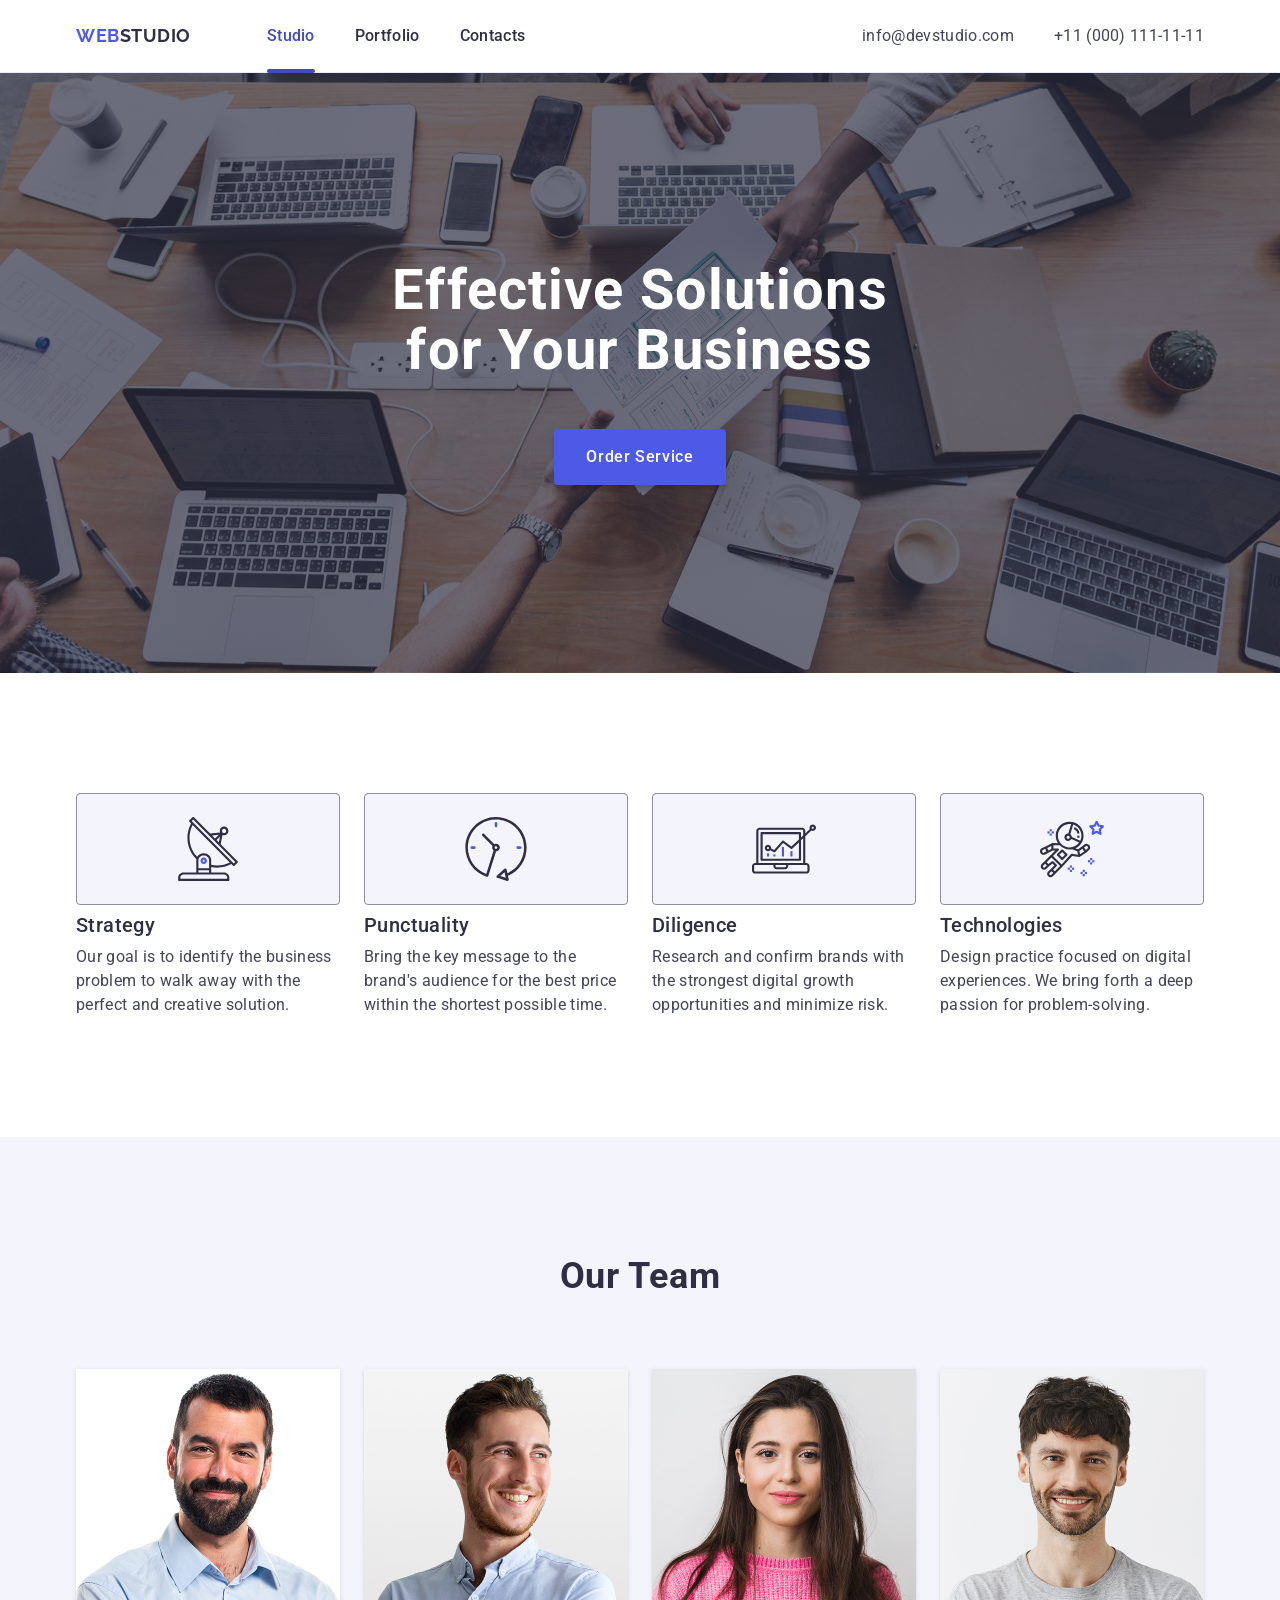
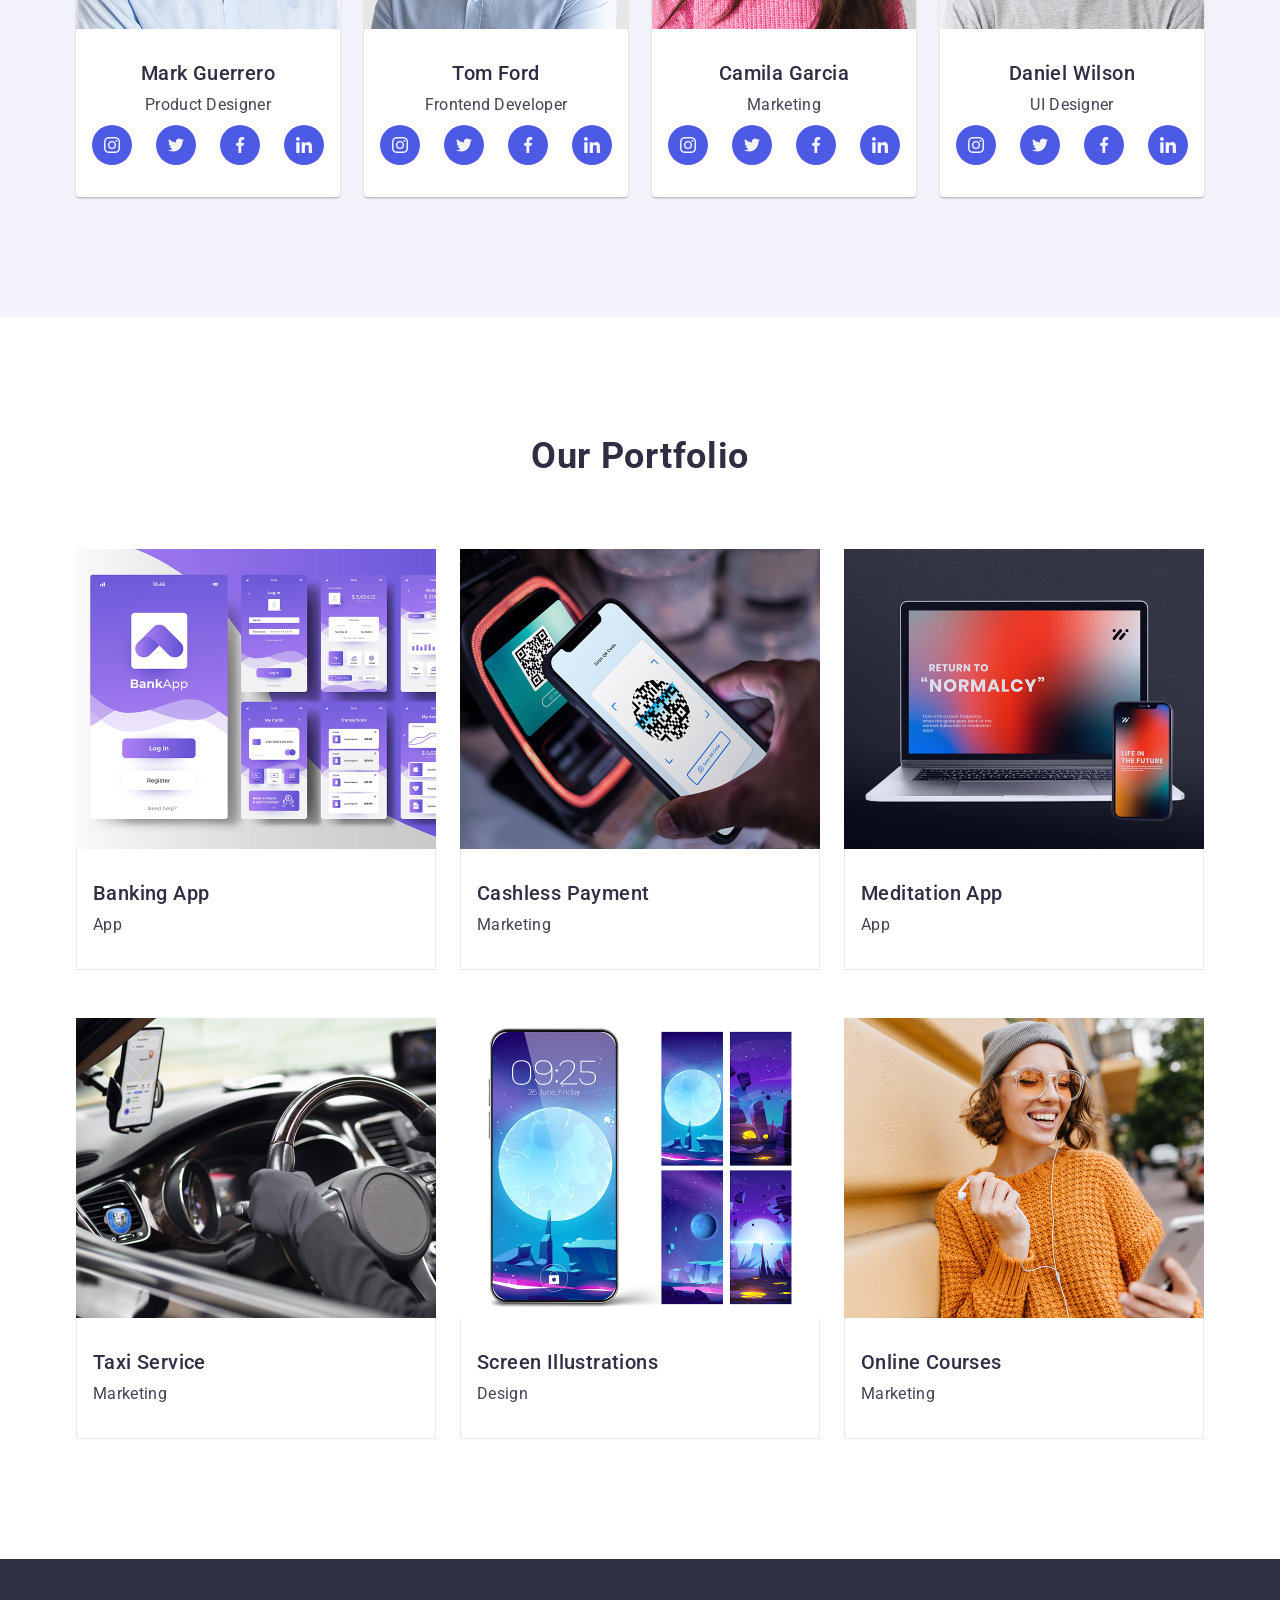
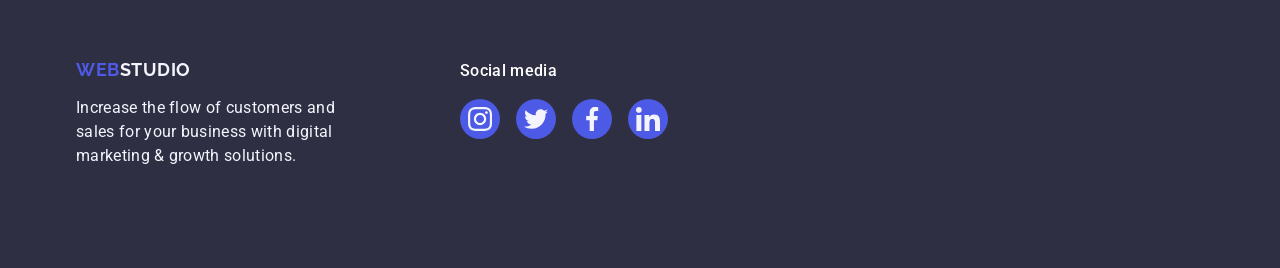
<file: index.html>
<!DOCTYPE html>
<html lang="en">
<head>
    <meta charset="UTF-8">
    <meta name="viewport" content="width=device-width, initial-scale=1.0">
    <title>Document</title>
    <link rel="preconnect" href="https://fonts.googleapis.com">
    <link rel="preconnect" href="https://fonts.gstatic.com" crossorigin>
    <link href="https://fonts.googleapis.com/css2?family=Raleway:wght@700&family=Roboto:ital,wght@0,100..900;1,100..900&display=swap" rel="stylesheet">
    <link rel="stylesheet" href="https://cdnjs.cloudflare.com/ajax/libs/modern-normalize/3.0.1/modern-normalize.min.css"
        integrity="sha512-q6WgHqiHlKyOqslT/lgBgodhd03Wp4BEqKeW6nNtlOY4quzyG3VoQKFrieaCeSnuVseNKRGpGeDU3qPmabCANg=="
        crossorigin="anonymous" referrerpolicy="no-referrer" />
    <link rel="stylesheet" href="./css/styles.css">
   
</head>

<body>
    <header class="header">
        <div class="header-wrapper container">
            <a class="logo" href="./index.html"><span class="logo-link">Web</span>Studio</a>
            <nav class="header-nav">
                <ul class="header-nav-list">
                    <li class="header-nav-item"><a class="nav-link current-link" href="./index.html">Studio</a></li>
                    <li class="header-nav-item"><a class="nav-link " href="">Portfolio</a></li>
                    <li class="header-nav-item"><a class="nav-link" href="">Contacts</a></li>
                </ul>
            </nav>
            <address class="address">
                <ul class="header-address-list">
                    <li class="header-address-item"><a class="address-link" href="mailto:info@devstudio.com">info@devstudio.com</a></li>
                    <li class="header-address-item"><a class="address-link" href="tel:+110001111111">+11 (000) 111-11-11</a></li>
                </ul>
            </address>
        </div>
    </header>

    <main>
        <section class="hero">
            <div class="hero-wrapper container">
            <h1 class="hero-title">Effective Solutions for Your Business</h1>
            <button class="hero-button" type="button">Order Service</button>
            </div>
        </section>

        <section class="section features">
        <div class="container">
            <h2 class="features-title visually-hidden">Our Features</h2>
            <ul class="features-list">
                <li class="features-item">
                    <div class="wrapper-features-icon">
                      <svg class="features-icon" width="64" height="64">
                        <use href="./images/icons.svg#icon-antenna" ></use>
                      </svg>
                    </div>
                    <h3 class="features-item-heading">Strategy</h3>
                    <p class="features-item-paragraph">Our goal is to identify the business problem to walk away with the perfect and creative solution.</p>
                </li>
                <li class="features-item">
                     <div class="wrapper-features-icon">
                        <svg class="features-icon" width="64" height="64">
                          <use href="./images/icons.svg#icon-clock"></use>
                        </svg>
                     </div>
                    <h3 class="features-item-heading">Punctuality</h3>
                    <p class="features-item-paragraph">Bring the key message to the brand's audience for the best price within the shortest possible time.</p>
                </li>
                <li class="features-item">
                    <div class="wrapper-features-icon">
                      <svg class="features-icon" width="64" height="64">
                        <use href="./images/icons.svg#icon-diagram" ></use>
                      </svg>
                    </div>
                    <h3 class="features-item-heading">Diligence</h3>
                    <p class="features-item-paragraph">Research and confirm brands with the strongest digital growth opportunities and minimize risk.</p>
                </li>
                <li class="features-item">
                    <div class="wrapper-features-icon">
                      <svg class="features-icon" width="64" height="64">
                        <use href="./images/icons.svg#icon-astronaut" ></use>
                      </svg>
                    </div>
                    <h3 class="features-item-heading">Technologies</h3>
                    <p class="features-item-paragraph">Design practice focused on digital experiences. We bring forth a deep passion for problem-solving.</p>
                </li>
            </ul>
        </div>
        </section>

        <section class="section team">
        <div class="container">
            <h2 class="team-title">Our Team</h2>
            <ul class="team-list">
                <li class="team-item">
                    <img class="team-photo" src="./images/guerrero.jpg" width="264" height="260" alt="Mark Guerrero"/>
                    <div class="team-cart">
                        <h3 class="team-heading">Mark Guerrero</h3>
                        <p class="team-paragraph">Product Designer</p>
                        <ul class="team-icon-list">
                            <li class="team-icon-item">
                                <a class="team-link" href="">
                                    <svg class="team-icon" width="16" height="16">
                                        <use href="./images/icons.svg#icon-instagram">
                                        </use>
                                    </svg>
                                </a>
                            </li>
                            <li class="team-icon-item">
                                <a class="team-link" href="">
                                    <svg class="team-icon" width="16" height="16">
                                        <use href="./images/icons.svg#icon-twitter">
                                        </use>
                                    </svg>
                                </a>
                            </li>
                            <li class="team-icon-item">
                                <a class="team-link" href="">
                                    <svg class="team-icon" width="16" height="16">
                                        <use href="./images/icons.svg#icon-facebook">
                                        </use>
                                    </svg>
                                </a>
                            </li>
                            <li class="team-icon-item">
                                <a class="team-link" href="">
                                    <svg class="team-icon" width="16" height="16">
                                        <use href="./images/icons.svg#icon-linkedin">
                                        </use>
                                    </svg>
                                </a>
                            </li>
                        </ul>
                    </div>
                </li>
                <li class="team-item">
                    <img class="team-photo" src="./images/ford.jpg" width="264" height="260" alt="Tom Ford" />
                    <div class="team-cart">
                        <h3 class="team-heading">Tom Ford</h3>
                        <p class="team-paragraph">Frontend Developer</p>
                        <ul class="team-icon-list">
                            <li class="team-icon-item">
                                <a class="team-link" href="">
                                    <svg class="team-icon" width="16" height="16">
                                        <use href="./images/icons.svg#icon-instagram">
                                        </use>
                                    </svg>
                                </a>
                            </li>
                            <li class="team-icon-item">
                                <a class="team-link" href="">
                                    <svg class="team-icon" width="16" height="16">
                                        <use href="./images/icons.svg#icon-twitter">
                                        </use>
                                    </svg>
                                </a>
                            </li>
                            <li class="team-icon-item">
                                <a class="team-link" href="">
                                    <svg class="team-icon" width="16" height="16">
                                        <use href="./images/icons.svg#icon-facebook">
                                        </use>
                                    </svg>
                                </a>
                            </li>
                            <li class="team-icon-item">
                                <a class="team-link" href="">
                                    <svg class="team-icon" width="16" height="16">
                                        <use href="./images/icons.svg#icon-linkedin">
                                        </use>
                                    </svg>
                                </a>
                            </li>
                        </ul>
                    </div>
                </li>
                <li class="team-item">
                    <img class="team-photo" src="./images/garcia.jpg" width="264" height="260" alt="Camila Garcia" />
                    <div class="team-cart">
                        <h3 class="team-heading">Camila Garcia</h3>
                        <p class="team-paragraph">Marketing</p>
                        <ul class="team-icon-list">
                            <li class="team-icon-item">
                                <a class="team-link" href="">
                                    <svg class="team-icon" width="16" height="16">
                                        <use href="./images/icons.svg#icon-instagram">
                                        </use>
                                    </svg>
                                </a>
                            </li>
                            <li class="team-icon-item">
                                <a class="team-link" href="">
                                    <svg class="team-icon" width="16" height="16">
                                        <use href="./images/icons.svg#icon-twitter">
                                        </use>
                                    </svg>
                                </a>
                            </li>
                            <li class="team-icon-item">
                                <a class="team-link" href="">
                                    <svg class="team-icon" width="16" height="16">
                                        <use href="./images/icons.svg#icon-facebook">
                                        </use>
                                    </svg>
                                </a>
                            </li>
                            <li class="team-icon-item">
                                <a class="team-link" href="">
                                    <svg class="team-icon" width="16" height="16">
                                        <use href="./images/icons.svg#icon-linkedin">
                                        </use>
                                    </svg>
                                </a>
                            </li>
                        </ul>
                    </div>
                </li>
                <li class="team-item">
                    <img class="team-photo" src="./images/wilson.jpg" width="264" height="260" alt="Daniel Wilson" />
                    <div class="team-cart">
                        <h3 class="team-heading">Daniel Wilson</h3>
                        <p class="team-paragraph">UI Designer</p>
                        <ul class="team-icon-list">
                            <li class="team-icon-item">
                                <a class="team-link" href="">
                                    <svg class="team-icon" width="16" height="16">
                                        <use href="./images/icons.svg#icon-instagram">
                                        </use>
                                    </svg>
                                </a>
                            </li>
                            <li class="team-icon-item">
                                <a class="team-link" href="">
                                    <svg class="team-icon" width="16" height="16">
                                        <use href="./images/icons.svg#icon-twitter">
                                        </use>
                                    </svg>
                                </a>
                            </li>
                            <li class="team-icon-item">
                                <a class="team-link" href="">
                                    <svg class="team-icon" width="16" height="16">
                                        <use href="./images/icons.svg#icon-facebook">
                                        </use>
                                    </svg>
                                </a>
                            </li>
                            <li class="team-icon-item">
                                <a class="team-link" href="">
                                    <svg class="team-icon" width="16" height="16">
                                        <use href="./images/icons.svg#icon-linkedin">
                                        </use>
                                    </svg>
                                </a>
                            </li>
                        </ul>
                    </div>
                </li>
            </ul>
        </div>
        </section>

        <section class="section portfolio">
        <div class="container">
            <h2 class="portfolio-title">Our Portfolio</h2>
            <ul class="portfolio-list">
                <li class="portfolio-item">
                    <div class="thumb">
                        <img class="portfolio-item-photo" src="./images/banking_app.jpg" width="360" height="300" alt="Mobile banking app UI screens in purple gradient style" />
                        <p class="card-overlay">14 Stylish and User-Friendly App Design Concepts · Task Manager App · Calorie Tracker App · Exotic Fruit Ecommerce App · Cloud Storage App</p>
                    </div>
                    <div class="portfolio-item-cart">
                    <h3 class="portfolio-item-heading">Banking App</h3>
                    <p class="portfolio-item-paragraph">App</p>
                    </div>
                </li>
                <li class="portfolio-item">
                    <div class="thumb">
                        <img class="portfolio-item-photo" src="./images/cashless_payment.jpg" width="360" height="300"
                        alt="Hand holding a smartphone scanning a QR code on a payment terminal" />
                        <p class="card-overlay">14 Stylish and User-Friendly App Design Concepts · Task Manager App · Calorie Tracker App · Exotic Fruit Ecommerce App · Cloud Storage App</p>
                    </div>
                    <div class="portfolio-item-cart">
                        <h3 class="portfolio-item-heading">Cashless Payment</h3>
                        <p class="portfolio-item-paragraph">Marketing</p>
                    </div>
                </li>
                <li class="portfolio-item">
                    <div class="thumb">
                        <img class="portfolio-item-photo" src="./images/meditation_app.jpg" width="360" height="300"
                        alt="Laptop and smartphone displaying colorful gradient screens with promotional text for a meditation app" />
                        <p class="card-overlay">14 Stylish and User-Friendly App Design Concepts · Task Manager App · Calorie Tracker App · Exotic Fruit Ecommerce App · Cloud Storage App</p>
                    </div>
                    <div class="portfolio-item-cart">
                        <h3 class="portfolio-item-heading">Meditation App</h3>
                        <p class="portfolio-item-paragraph">App</p>
                    </div>
                </li>
                <li class="portfolio-item">
                    <div class="thumb">
                        <img class="portfolio-item-photo" src="./images/taxi_service.jpg" width="360" height="300"
                        alt="Car interior with a smartphone used as a taxi meter" />
                        <p class="card-overlay">14 Stylish and User-Friendly App Design Concepts · Task Manager App · Calorie Tracker App · Exotic Fruit Ecommerce App · Cloud Storage App</p>
                    </div>
                    <div class="portfolio-item-cart">
                        <h3 class="portfolio-item-heading">Taxi Service</h3>
                        <p class="portfolio-item-paragraph">Marketing</p>
                    </div>
                </li>
                <li class="portfolio-item">
                    <div class="thumb">
                        <img class="portfolio-item-photo" src="./images/screen_illustrations.jpg" width="360" height="300"
                        alt="Smartphone displaying its wallpaper" />
                        <p class="card-overlay">14 Stylish and User-Friendly App Design Concepts · Task Manager App · Calorie Tracker App · Exotic Fruit Ecommerce App · Cloud Storage App</p>
                    </div>
                    <div class="portfolio-item-cart">
                        <h3 class="portfolio-item-heading">Screen Illustrations</h3>
                        <p class="portfolio-item-paragraph">Design</p>
                    </div>
                </li>
                <li class="portfolio-item">
                    <div class="thumb">
                        <img class="portfolio-item-photo" src="./images/online_courses.jpg" width="360" height="300" alt="Smiling woman in headphones listening to an online course" />
                        <p class="card-overlay">14 Stylish and User-Friendly App Design Concepts · Task Manager App · Calorie Tracker App · Exotic Fruit Ecommerce App · Cloud Storage App</p>
                    </div>
                    <div class="portfolio-item-cart">
                        <h3 class="portfolio-item-heading">Online Courses</h3>
                        <p class="portfolio-item-paragraph">Marketing</p>
                    </div>
                </li>
            </ul>
        </div>
        </section>
    </main>

    <footer class="footer">
        <div class="footer-wrapper container">
            <div class="footer-head-container">
            <a class="logo logo-footer" href="./index.html"><span class="logo-link">Web</span>Studio</a>
            <p class="footer-paragraph">Increase the flow of customers and sales for your business with digital marketing & growth solutions.</p>
            </div>
        <div class="footer-social">
            <p class="footer-social-paragraph">Social media</p>
            <ul class="footer-social-list">
                <li class="footer-social-item">
                    <a class="footer-social-link" href="">
                        <svg class="footer-social-icon" width="24" height="24">
                            <use href="./images/icons.svg#icon-instagram">
                            </use>
                        </svg>
                    </a>
                </li>
                <li class="footer-social-item">
                    <a class="footer-social-link" href="">
                        <svg class="footer-social-icon" width="24" height="24">
                            <use href="./images/icons.svg#icon-twitter">
                            </use>
                        </svg>
                    </a>
                </li>
                <li class="footer-social-item">
                    <a class="footer-social-link" href="">
                        <svg class="footer-social-icon" width="24" height="24">
                            <use href="./images/icons.svg#icon-facebook">
                            </use>
                        </svg>
                    </a>
                </li>
                <li class="footer-social-item">
                    <a class="footer-social-link" href="">
                        <svg class="footer-social-icon" width="24" height="24">
                            <use href="./images/icons.svg#icon-linkedin">
                            </use>
                        </svg>
                    </a>
                </li>
            </ul>
        </div>
        </div>
    </footer>
</body>
</html>
</file>
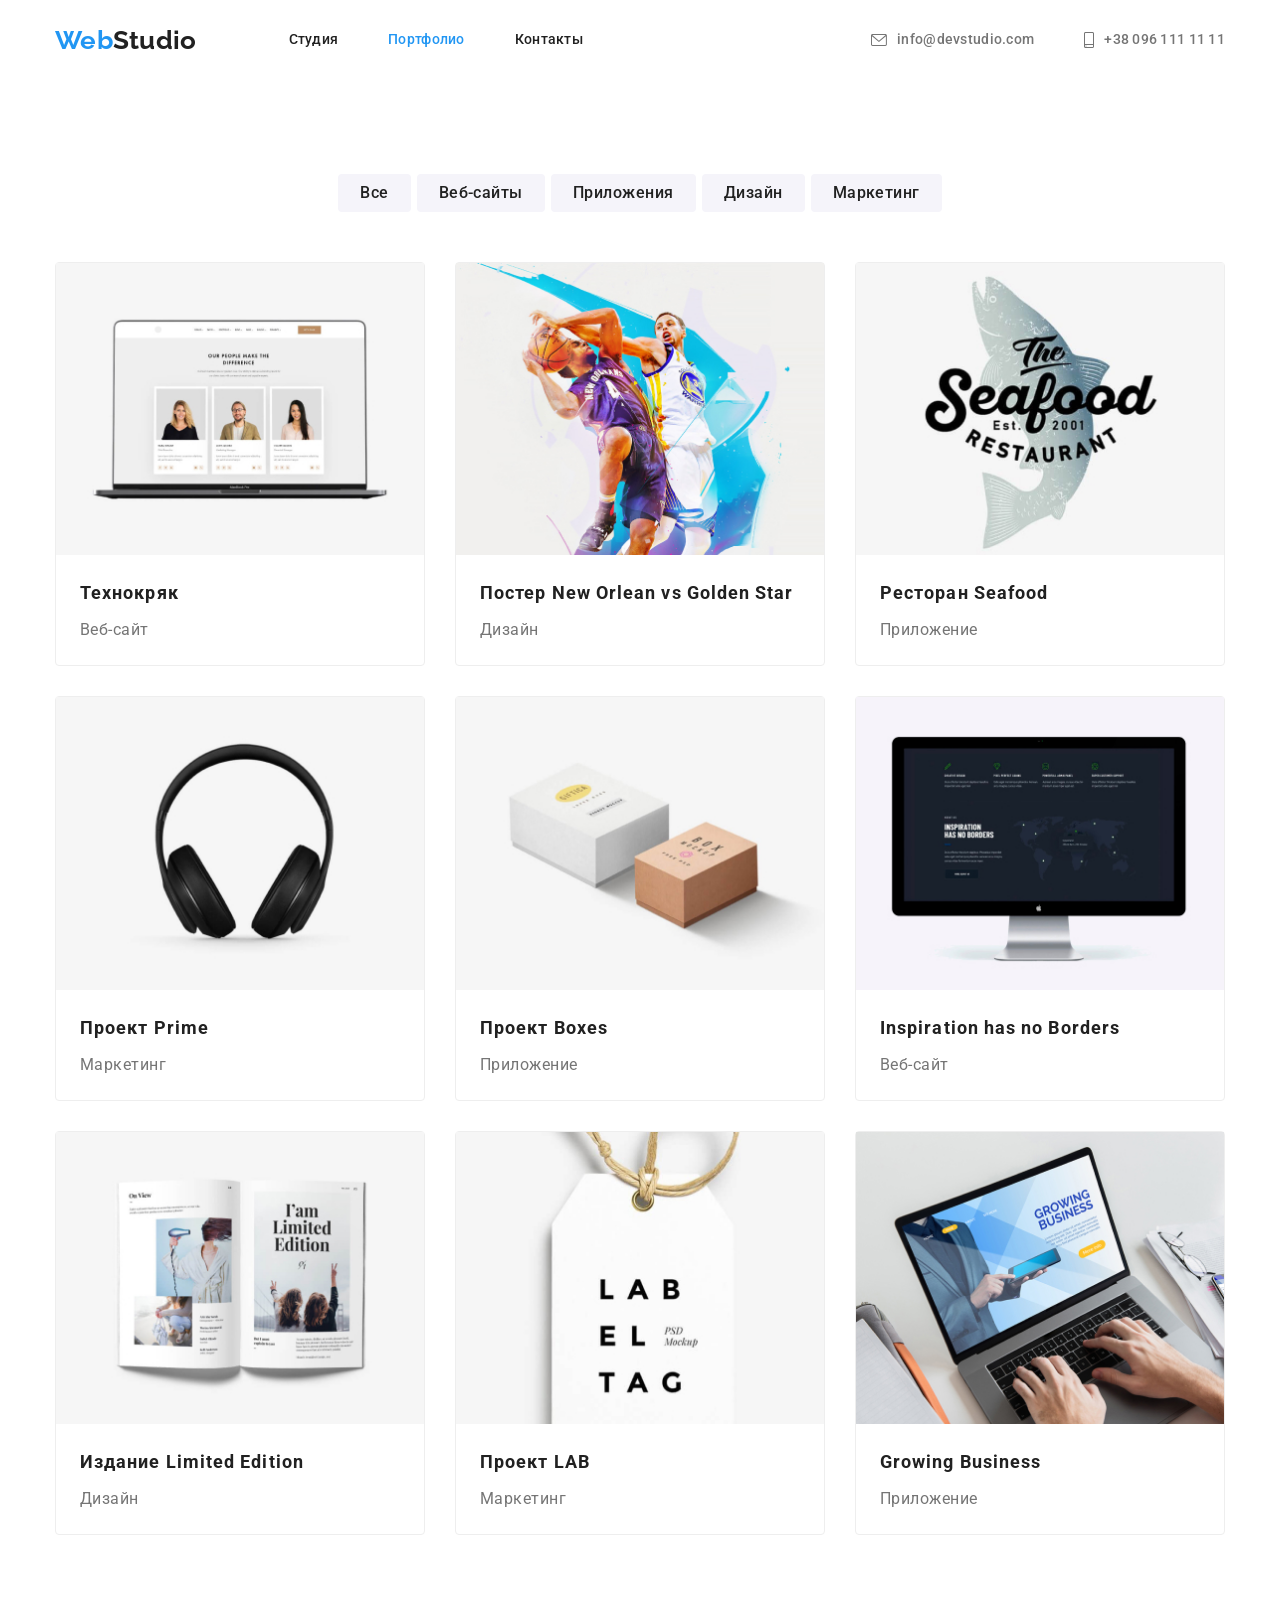
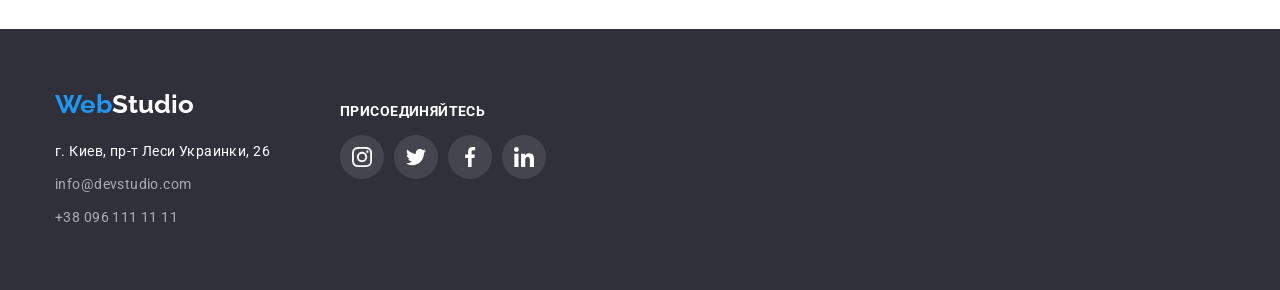
<file: portfolio.html>
<!DOCTYPE html>
<html lang="ru">
  <head>
    <meta charset="UTF-8" />
    <meta name="viewport" content="width=device-width, initial-scale=1.0" />
    <title>WebStudio</title>
    <link rel="preconnect" href="https://fonts.gstatic.com" />
    <link
      href="https://fonts.googleapis.com/css2?family=Raleway:wght@700&family=Roboto:wght@400;500;700;900&display=swap"
      rel="stylesheet"
    />
    <link
      rel="stylesheet"
      href="https://cdnjs.cloudflare.com/ajax/libs/modern-normalize/1.0.0/modern-normalize.min.css"
    />
    <link rel="stylesheet" href="./css/style.css" />
  </head>
  <body>
    <!--Шапка-->
    <header class="page-header container">
      <nav class="header-nav">
        <a class="logo" href=""><span class="logo-link">Web</span>Studio</a>
        <ul class="list-nav">
          <li class="item-nav">
            <a class="link" href="./index.html">Студия</a>
          </li>
          <li class="item-nav">
            <a class="link current" href="">Портфолио</a>
          </li>
          <li class="item-nav">
            <a class="link" href="">Контакты</a>
          </li>
        </ul>
      </nav>
      <ul class="header-list">
        <li class="header-contacts">
          <a class="contacts" href="">
            <svg class="contacts-link" width="16" height="12">
              <use href="./images/sprite.svg#icon-envelope"></use>
            </svg>
            info@devstudio.com</a
          >
        </li>
        <li class="header-contacts">
          <a class="contacts" href="">
            <svg class="contacts-link" width="10" height="16">
              <use href="./images/sprite.svg#icon-smartphone"></use>
            </svg>
            +38 096 111 11 11</a
          >
        </li>
      </ul>
    </header>

    <main>
      <section class="proekts">
        <div class="container">
          <h1 class="visually-hidden">Наши проекты</h1>
          <ul class="list-btn">
            <li class="item-btn">
              <button class="proekts-btn" type="button">Все</button>
            </li>
            <li class="item-btn">
              <button class="proekts-btn" type="button">Веб-сайты</button>
            </li>
            <li class="item-btn">
              <button class="proekts-btn" type="button">Приложения</button>
            </li>
            <li class="item-btn">
              <button class="proekts-btn" type="button">Дизайн</button>
            </li>
            <li class="item-btn">
              <button class="proekts-btn" type="button">Маркетинг</button>
            </li>
          </ul>
          <ul class="card-set">
            <li class="item">
              <a class="card" href="">
                <div class="card-thumb">
                  <img src="./images/portfolio/tecno.jpg" alt="Техноряк" />
                </div>
                <div class="card-content">
                  <h2 class="card-heading">Технокряк</h2>
                  <p class="card-text">Веб-сайт</p>
                </div>
              </a>
            </li>
            <li class="item">
              <a class="card" href="">
                <div class="card-thumb">
                  <img src="./images/portfolio/poster.jpg" alt="Постер" />
                </div>
                <div class="card-content">
                  <h2 class="card-heading">Постер New Orlean vs Golden Star</h2>
                  <p class="card-text">Дизайн</p>
                </div>
              </a>
            </li>
            <li class="item">
              <a class="card" href="">
                <div class="card-thumb">
                  <img src="./images/portfolio/seafood.jpg" alt="Ресторан" />
                </div>
                <div class="card-content">
                  <h2 class="card-heading">Ресторан Seafood</h2>
                  <p class="card-text">Приложение</p>
                </div>
              </a>
            </li>
            <li class="item">
              <a class="card" href="">
                <div class="card-thumb">
                  <img src="./images/portfolio/prime.jpg" alt="Prime" />
                </div>
                <div class="card-content">
                  <h2 class="card-heading">Проект Prime</h2>
                  <p class="card-text">Маркетинг</p>
                </div>
              </a>
            </li>
            <li class="item">
              <a class="card" href="">
                <div class="card-thumb">
                  <img src="./images/portfolio/boxes.jpg" alt="Boxes" />
                </div>
                <div class="card-content">
                  <h2 class="card-heading">Проект Boxes</h2>
                  <p class="card-text">Приложение</p>
                </div>
              </a>
            </li>
            <li class="item">
              <a class="card" href="">
                <div class="card-thumb">
                  <img
                    src="./images/portfolio/inspiration.jpg"
                    alt="Inspiration"
                  />
                </div>
                <div class="card-content">
                  <h2 class="card-heading">Inspiration has no Borders</h2>
                  <p class="card-text">Веб-сайт</p>
                </div>
              </a>
            </li>
            <li class="item">
              <a class="card" href="">
                <div class="card-thumb">
                  <img src="./images/portfolio/limited.jpg" alt="Издание" />
                </div>
                <div class="card-content">
                  <h2 class="card-heading">Издание Limited Edition</h2>
                  <p class="card-text">Дизайн</p>
                </div>
              </a>
            </li>
            <li class="item">
              <a class="card" href="">
                <div class="card-thumb">
                  <img src="./images/portfolio/lab.jpg" alt="lab" />
                </div>
                <div class="card-content">
                  <h2 class="card-heading">Проект LAB</h2>
                  <p class="card-text">Маркетинг</p>
                </div>
              </a>
            </li>
            <li class="item">
              <a class="card" href="">
                <div class="card-thumb">
                  <img
                    src="./images/portfolio/business.jpg"
                    alt="Growing Business"
                  />
                </div>
                <div class="card-content">
                  <h2 class="card-heading">Growing Business</h2>
                  <p class="card-text">Приложение</p>
                </div>
              </a>
            </li>
          </ul>
        </div>
      </section>
    </main>
    <footer class="footer">
      <div class="container footer-container">
        <!--Адресс-->
        <address class="address">
          <a class="logo logo-footer" href=""
            ><span class="logo-link">Web</span>Studio</a
          >
          <ul class="footer-list">
            <li class="footer-items">
              <a class="address-link adr" href=""
                >г. Киев, пр-т Леси Украинки, 26</a
              >
            </li>
            <li class="footer-items">
              <a class="address-link post" href="">info@devstudio.com</a>
            </li>
            <li class="footer-items">
              <a class="address-link post" href="">+38 096 111 11 11</a>
            </li>
          </ul>
        </address>
        <div class="join">
          <h3 class="features-heading join-heading">присоединяйтесь</h3>
          <ul class="social-card">
            <li class="social-tumb">
              <a class="social-link" href="">
                <svg class="social-svg" width="20" height="20">
                  <use href="./images/sprite.svg#icon-instagram"></use>
                </svg>
              </a>
            </li>
            <li class="social-tumb">
              <a class="social-link" href="">
                <svg class="social-svg" width="20" height="20">
                  <use href="./images/sprite.svg#icon-twitter"></use>
                </svg>
              </a>
            </li>
            <li class="social-tumb">
              <a class="social-link" href="">
                <svg class="social-svg" width="20" height="20">
                  <use href="./images/sprite.svg#icon-facebook"></use>
                </svg>
              </a>
            </li>
            <li class="social-tumb">
              <a class="social-link" href="">
                <svg class="social-svg" width="20" height="20">
                  <use href="./images/sprite.svg#icon-linkedin"></use>
                </svg>
              </a>
            </li>
          </ul>
        </div>
      </div>
    </footer>
  </body>
</html>
</file>
<file: css/styles.css>
/*************************** MAIN STYLES********************/
:root {
    --iris: #4d5ae5;
    --ocean: #404bbf;
    --navy-blue: #2e2f42;
    --green: #31d0aa;
    --slate: #434455;
    --light-slate: #8e8f99;
    --cornflower: #e7e9fc;
    --cloud: #f4f4fd;
    --navy-blue-modal: rgba(46, 47, 66, 0.4);
    --grey: rgba(46, 47, 66, 0.7);
    --white: #ffffff;
    --dairy: #fcfcfc;


    --font-family: "Roboto", sans-serif;
    --second-family: "Raleway", sans-serif;
}

body {
    font-family: var(--font-family);
    font-size: 16px;
    font-weight: 400;
    color: var(--slate);
    background-color: var(--white);
    line-height: 1.5;
    letter-spacing: 0.02em;
}

a {
    text-decoration: none;

}

ul {
    list-style: none;
    padding: 0;
    margin: 0;
}

h2, h3 {
    color: var(--navy-blue);
    margin: 0;
}

p {
    margin: 0;
}

img {
  display: block;
}

.container {
  max-width: 1158px ;
  padding-left: 15px;
  padding-right: 15px;
  margin: 0 auto;
}

.section {
  padding-top: 120px;
  padding-bottom: 120px;
}

.visually-hidden {
  position: absolute;
  width: 1px;
  height: 1px;
  margin: -1px;
  border: 0;
  padding: 0;
  white-space: nowrap;
  clip-path: inset(100%);
  clip: rect(0 0 0 0);
  overflow: hidden;
}

/************************* HEADER***********************/
.header {
  box-shadow: 0 1px 6px 0 rgba(46, 47, 66, 0.08), 0 1px 1px 0 rgba(46, 47, 66, 0.16), 0 2px 1px 0 rgba(46, 47, 66, 0.08);
  border-bottom: 1px solid var(--cornflower);

}

.header-wrapper {
  display: flex;
  align-items: center;
}

.logo {
  font-family: var(--second-family);
  color: var(--navy-blue);
  font-weight: 700;
  font-size: 18px;
  line-height: 1.17;
  letter-spacing: 0.03em;
  text-transform: uppercase;
  margin-right: 76px;
}

.logo-link {
  color: var(--iris);
}

.header-nav-list {
  display: flex;
  gap: 40px;
}

.header-address-list {
  display: flex;
  gap: 40px;
}

.nav-link {
  color: var(--navy-blue);
  font-weight: 500;
  letter-spacing: 0.02em;
  display: block;
  padding-top: 24px;
  padding-bottom: 24px;
  transition: color 250ms cubic-bezier(0.4, 0, 0.2, 1);
}

.nav-link:hover,
.nav-link:focus {
  color: var(--ocean);
}

.nav-link.current-link {
  position: relative;
  color: var(--ocean);
}

.nav-link.current-link::after {
  position: absolute;
  content: "";
  left: 0;
  bottom: -1px;

  width: 100%;
  height: 4px;
  border-radius: 2px;
  background-color: var(--ocean);
}

.address {
  margin-left: auto;
}

.address-link {
  color: var(--slate);
  font-style: normal;
  letter-spacing: 0.02em;
  display: block;
  padding-top: 24px;
  padding-bottom: 24px;
  transition: color 250ms cubic-bezier(0.4, 0, 0.2, 1);
  
}

.address-link:hover,
.address-link:focus {
  color: var(--ocean);
}

/************************** Section HERO*********************/
.hero {
  display: block;
  margin: 0 auto;
  max-width: 1440px;
  background-color: var(--navy-blue);
  background-image: linear-gradient(
    to bottom,
    rgba(46, 47, 66, 0.7),
    rgba(46, 47, 66, 0.7)
    ), 
    url(../images/people-office.jpg);
  background-repeat: no-repeat;
  background-position: center;
  background-size: cover;
}

.hero-wrapper{
  display: flex;
  flex-direction: column;
  align-items: center;  
  text-align: center;
  padding-top: 188px;
  padding-bottom: 188px;
}

.hero-title {
  font-size: 56px;
  line-height: 1.07;
  letter-spacing: 0.02em;
  color: var(--white);
  margin-top: 0;
  margin-bottom: 48px;
  max-width: 496px;
  
}

.hero-button {
  font-weight: 500;
  line-height: 1.5;
  letter-spacing: 0.04em;
  color: var(--white);
  background-color: var(--iris);
  padding: 16px 32px;
  cursor: pointer;
  border: none;
  border-radius: 4px;
  box-shadow: 0 4px 4px 0 rgba(0, 0, 0, 0.15);
  transition: 
    transform 250ms cubic-bezier(0.4,0,0.2,1),
    color 250ms cubic-bezier(0.4, 0, 0.2, 1),
    background-color 250ms cubic-bezier(0.4, 0, 0.2, 1);
}

.hero-button:hover,
.hero-button:focus {
  transform: translateY(-1px);
  background-color: var(--ocean);
  color: var(--white);
  box-shadow: 0 4px 4px 0 rgba(0, 0, 0, 0.15);
}

.hero-button:active {
  transform: translateY(1px);
}
/************************ Section OUR FEATURES **************/

.features-title {
  font-size: 36px;
  letter-spacing: 0.02em;
  line-height: 1.11;
  text-align: center;
}

.features-list {
  display: flex;
  gap: 24px;
}

.wrapper-features-icon {
  width: 264px;
  height: 112px;
  display: flex;
  justify-content: center;
  align-items: center;
  border: 1px solid var(--light-slate);
  border-radius: 4px;
  background: var(--cloud);
  margin-bottom: 8px;
}

.features-item-heading {
  font-size: 20px;
  letter-spacing: 0.02em;
  font-weight: 500;
  line-height: 1.2;
  margin-bottom: 8px;
}

.features-item-paragraph {
  letter-spacing: 0.02em;
}

/************************* Section OUR TEAM ****************/
.team {
  background: var(--cloud);
}


.team-title {
  text-align: center;
  font-size: 36px;
  letter-spacing: 0.02em;
  line-height: 1.11;
  margin-bottom: 72px;
}

.team-list {
  display: flex;
  flex-wrap: wrap;
  gap: 24px;
}

.team-item {
  background: var(--white);
  border-radius: 0 0 4px 4px;
  box-shadow: 0 2px 1px 0 rgba(46, 47, 66, 0.08), 0 1px 1px 0 rgba(46, 47, 66, 0.16), 0 1px 6px 0 rgba(46, 47, 66, 0.08);
}

.team-cart {
  padding: 32px 16px;
}

.team-heading {
  font-size: 20px;
  letter-spacing: 0.02em;
  font-weight: 500;
  line-height: 1.2;
  text-align: center;
  margin-bottom: 8px;
}

.team-paragraph {
  letter-spacing: 0.02em;
  text-align: center;
  margin-bottom: 8px;
}

.team-icon-list {
  display: flex;
  gap: 24px;
}

.team-icon-item {
  width: 40px;
  height: 40px;
}

.team-link {
  width: 100%;
  height: 100%;

  display: flex;
  align-items: center;
  justify-content: center;

  background-color: var(--iris);
  border-radius: 50%;

  transition: background-color 250ms cubic-bezier(0.4, 0, 0.2, 1);
}

.team-link:hover,
.team-link:focus {
  background-color: var(--ocean);
}

.team-icon {
  fill: var(--cloud);
}



/************************ Section OUR PORTFOLIO *************/

.portfolio-title{
  font-size: 36px;
  letter-spacing: 0.02em;
  line-height: 1.11;
  text-align: center;
  margin-bottom: 72px;
}

.portfolio-list {
  display: flex;
  flex-wrap: wrap;
  gap: 48px 24px;
}

.portfolio-item {
  width: calc((100% - 48px) / 3);
  cursor: pointer;
  transition: 
    box-shadow 250ms cubic-bezier(0.4, 0, 0.2, 1),
    transform 250ms cubic-bezier(0.4, 0, 0.2, 1);
}

.portfolio-item:hover .card-overlay,
.portfolio-item:focus .card-overlay {
  transform: translateY(0);
}

.portfolio-item:hover,
.portfolio-item:focus {
  box-shadow: 0 2px 1px 0 rgba(46, 47, 66, 0.08), 0 1px 1px 0 rgba(46, 47, 66, 0.16), 0 1px 6px 0 rgba(46, 47, 66, 0.08);

}

.thumb {
  position: relative;
  overflow: hidden;
}

.card-overlay {
  position: absolute;
  inset: 0;

  padding: 40px 32px;
  color: var(--cloud);
  background-color: var(--iris);
  transition: transform 250ms cubic-bezier(0.4, 0, 0.2, 1);
  transform: translateY(100%);
}

.portfolio-item-cart {
  padding: 32px 16px;
  border-bottom: 1px solid var(--cornflower);
  border-left: 1px solid var(--cornflower);
  border-right: 1px solid var(--cornflower);
}

.portfolio-item-heading {
  font-size: 20px;
  letter-spacing: 0.02em;
  font-weight: 500;
  line-height: 1.2;
  margin-bottom: 8px;
}

.portfolio-item-paragraph {
  letter-spacing: 0.02em;
}

/*************************** FOOTER **********************/
.footer {
  background-color: var(--navy-blue);
  padding: 100px 0;
}
.footer-wrapper {
  display: flex;
  align-items: baseline;
  gap: 120px;
}

.logo-footer {
  display: inline-block;
  color: var(--cloud);
  margin-bottom: 16px;
}

.footer-paragraph {
  letter-spacing: 0.02em;
  color: var(--cloud);
  max-width: 264px;
}

.footer-social-paragraph {
font-weight: 500;
color: var(--white);
margin-bottom: 16px;
}

.footer-social-list {
  display: flex;
  flex-wrap: wrap;
  gap: 16px;
}

.footer-social-item {
  width: 40px;
  height: 40px;
}

.footer-social-link:hover,
.footer-social-link:focus{
  background-color: var(--green);;
}

.footer-social-link {
  width: 100%;
  height: 100%;
  display: flex;
  align-items: center;
  justify-content: center;
  background-color: var(--iris);
  border-radius: 50%;
  transition: background-color 250ms cubic-bezier(0.4, 0, 0.2, 1);
}

.footer-social-icon {
  fill: var(--cloud);
}
</file>
<file: css/style.css>
/* --- Основа для всех страниц --- */

:root {
  --text-blue: #2196f3;
  --text-hero-white: #ffffff;
  --text-white-footer: rgba(255, 255, 255, 0.6);
  --text-black: #212121;
  --text-grey: #757575;
  --background-hero: #c4c4c4;
  --background-btn: #f5f4fa;
  --border-proekts: #eeeeee;
  --background-footer: #2f303a;
  --background-family: #f5f4fa;
  --border-clients: #afb1b8;
  --social-footer: rgba(255, 255, 255, 0.1);
}

.visually-hidden {
  position: absolute;
  width: 1px;
  height: 1px;
  margin: -1px;
  border: 0;
  padding: 0;

  white-space: nowrap;
  clip-path: inset(100%);
  clip: rect(0 0 0 0);
  overflow: hidden;
}

body {
  font-family: 'Roboto', sans-serif;
  font-size: 14px;
}

a {
  text-decoration: none;
  color: var(--text-black);
  outline: none;
}

ul {
  list-style: none;
}

.container {
  width: 1200px;
  padding-left: 15px;
  padding-right: 15px;
  margin-left: auto;
  margin-right: auto;
  /* outline: 1px solid tomato; */
}

h1,
h2,
h3,
ul,
p {
  margin: 0;
  padding: 0;
}

/* ОБЩИЕ СТИЛИ ДЛЯ ВСЕХ СТРАНИЦ ХЕДЕРА И ФУТЕРА */

/* --- Шапка--- */

.page-header {
  display: flex;
  align-items: center;

  font-weight: 500;
  line-height: 1.14;
  letter-spacing: 0.02em;
}

.header-nav {
  display: flex;
  align-items: center;
}

.header-list {
  display: flex;
  margin-left: auto;
}

.header-contacts {
  display: flex;
}

.logo {
  font-style: normal;
  font-family: 'Raleway', sans-serif;
  font-weight: 700;
  font-size: 26px;
  line-height: 1.19;
}

.logo-link {
  color: var(--text-blue);
}

.list-nav {
  display: flex;
  align-items: center;
  margin-left: 92px;
}

.item-nav:not(:last-child),
.header-contacts:not(:last-child) {
  margin-right: 50px;
}

.link {
  display: flex;
  padding-top: 32px;
  padding-bottom: 32px;
}

.link:hover,
.link:focus {
  color: var(--text-blue);
}

.list-nav .link.current {
  color: var(--text-blue);
}

.contacts {
  display: inline-flex;
  color: var(--text-grey);
  align-items: center;

  padding-top: 32px;
  padding-bottom: 32px;
}

.contacts:hover,
.contacts:focus {
  color: var(--text-blue);
}

.contacts-link {
  margin-right: 10px;
  fill: currentColor;
}

/* --- ГЛАВНАЯ СТРАНИЦА --- */

/* --- Баннер --- */

.hero {
  max-width: 1600px;
  margin-left: auto;
  margin-right: auto;
  padding-top: 200px;
  padding-bottom: 200px;

  background-image: linear-gradient(
      to right,
      rgba(47, 48, 58, 0.4),
      rgba(47, 48, 58, 0.4)
    ),
    url(../images/hero.jpg);
  background-repeat: no-repeat;
  background-size: cover;
  background-position: center;
  background-color: var(--background-hero);
  text-align: center;
}

.hero-text {
  margin-bottom: 30px;

  color: var(--text-hero-white);
  font-weight: 900;
  font-size: 44px;
  line-height: 1.36;
  letter-spacing: 0.06em;
  text-align: center;
  text-transform: uppercase;
}

.hero-btn {
  display: inline-block;
  min-width: 200px;
  padding: 10px 32px;
  border-radius: 4px;
  color: var(--text-hero-white);
  background-color: var(--text-blue);
  font-weight: 700;
  font-size: 16px;
  text-align: center;
  line-height: 1.87;
  letter-spacing: 0.06em;
}

.hero-container {
  max-width: 696px;
  margin-left: auto;
  margin-right: auto;
}

/* --- Особенности --- */

.features {
  display: flex;
  padding-top: 89px;
  padding-bottom: 91px;
}

.features-list {
  display: flex;
}

.block {
  background-color: var(--background-family);
  margin-bottom: 30px;
}

.link-block {
  margin: 25px 100px;
}

.features-items {
  flex-basis: calc((100% - 90px) / 4);
  margin-right: 30px;
}

.features-items:last-child {
  margin-right: 0px;
}

.features-heading {
  margin-bottom: 10px;

  font-weight: 700;
  font-size: 14px;
  line-height: 1.14;
  letter-spacing: 0.03em;
  text-transform: uppercase;
}

.features-text {
  font-weight: 400;
  line-height: 1.71;
  letter-spacing: 0.03em;

  color: var(--text-grey);
}

/* --- Чем мы занимаемся --- */

.work {
  padding-bottom: 94px;
}

.heading-main {
  margin-bottom: 50px;

  font-weight: 700;
  font-size: 36px;
  line-height: 1.17;
  text-align: center;
  letter-spacing: 0.03em;
  color: var(--text-black);
}

.work-list {
  display: flex;
}

.work-item {
  /* flex-basis: calc((100% - 60px) / 3); */
  padding-right: 30px;
}

.work-item:last-child {
  padding-right: 0;
}

.work-item img {
  display: block;
}

/* --- Наша команда --- */

.family {
  padding-top: 94px;
  padding-bottom: 94px;
  background-color: var(--background-family);
}

.family-list {
  display: flex;
}

.family-item img {
  display: block;
  max-width: 100%;
}

.family-content {
  padding: 30px 32px;
}

.family-item {
  flex-basis: calc((100% - 30px) / 4);
  margin-right: 30px;
  border-radius: 0px 0px 4px 4px;
  background-color: var(--text-hero-white);
  border-radius: 0px 0px 4px 4px;
  box-shadow: 0px 1px 3px rgba(0, 0, 0, 0.12), 0px 1px 1px rgba(0, 0, 0, 0.14),
    0px 2px 1px rgba(0, 0, 0, 0.2);
}

.family-item:last-child {
  margin-right: 0;
}

.family-name {
  margin-bottom: 10px;

  font-weight: 500;
  font-size: 16px;
  line-height: 1.19;
  text-align: center;
  letter-spacing: 0.03em;
  color: var(--text-black);
}

.family-proffesion {
  margin-bottom: 16px;

  font-weight: 400;
  font-size: 16px;
  line-height: 1.19;
  text-align: center;
  letter-spacing: 0.03em;
  color: var(--text-grey);
}

.social-card {
  display: flex;
  justify-content: space-between;
}

.social-link {
  width: 44px;
  height: 44px;
  display: block;
  color: var(--text-grey);
  background-color: var(--text-hero-white);
  border-radius: 50%;
}

.social-link:hover,
.social-link:focus {
  background-color: var(--text-blue);
  color: var(--text-hero-white);
}

.social-svg {
  display: inline-block;
  margin: 12px;
  fill: currentColor;
}

/* ПОСТОЯННЫЕ КЛИЕНТЫ */

.clients {
  padding-top: 94px;
  padding-bottom: 94px;
}

.clients-list {
  display: flex;
  justify-content: space-between;
  align-items: center;
}

.clients-link {
  display: inline-flex;
  justify-content: center;
  align-items: center;
  width: 170px;
  height: 90px;
  border: 1px solid var(--border-clients);
  border-radius: 4px;
  color: var(--border-clients);
  fill: currentColor;
}

.clients-link:hover,
.clients-link:focus {
  background-color: var(--text-hero-white);
  color: var(--text-blue);
  border: 1px solid var(--text-blue);
  border-radius: 4px;
}

/* СТРАННИЦА ПОРТФОЛИО */

/* --- НАШИ ПРОЕКТЫ */

/* КНОПКИ */

.proekts {
  padding: 94px 0;
}

.list-btn {
  display: flex;
  margin-bottom: 50px;
  justify-content: center;
}

.item-btn:not(:last-child) {
  margin-right: 6px;
}

.proekts-btn {
  padding: 6px 22px;
  border: none;
  border-radius: 4px;

  font-weight: 500;
  font-size: 16px;
  line-height: 1.62;
  text-align: center;
  letter-spacing: 0.03em;

  color: var(--text-black);
  background: var(--background-btn);
}

.proekts-btn:hover,
.proekts-btn:focus {
  color: var(--text-hero-white);
  background: var(--text-blue);
  box-shadow: 0px 1px 1px rgba(0, 0, 0, 0.12), 0px 4px 4px rgba(0, 0, 0, 0.06),
    1px 4px 6px rgba(0, 0, 0, 0.16);
}

/* СПИСОК ПРОЕКТОВ */

img {
  display: block;
  max-width: 100%;
}

.card-set {
  display: flex;
  flex-wrap: wrap;
  margin-left: calc(-1 * 30px);
  margin-top: calc(-1 * 30px);
}

.card-set .item {
  flex-basis: calc(100% / 3 - 30px);
  margin-left: 30px;
  margin-top: 30px;
}

.card {
  display: block;
  border-radius: 4px;
  border: 1px solid var(--border-proekts);
}

.card:hover,
.card:focus {
  box-shadow: 0px 1px 1px rgba(0, 0, 0, 0.12), 0px 4px 4px rgba(0, 0, 0, 0.06),
    1px 4px 6px rgba(0, 0, 0, 0.16);
}

/* .card-link:hover,
.card-link:focus {
  background-color: var(--text-hero-white);
  border: 1px solid var(--border-proekts);
  box-shadow: 0px 1px 1px rgba(0, 0, 0, 0.12), 0px 4px 4px rgba(0, 0, 0, 0.06), 1px 4px 6px rgba(0, 0, 0, 0.16);
} */

.card-content {
  padding: 20px 24px;
}

.card-heading {
  margin-bottom: 4px;

  font-weight: 700;
  font-size: 18px;
  line-height: 2;
  letter-spacing: 0.06em;
}

.card-text {
  font-weight: normal;
  font-size: 16px;
  line-height: 1.87;
  letter-spacing: 0.03em;
  color: var(--text-grey);
}

/* --- ФУТЕР --- */

/* --- АДРЕСС --- */

.footer {
  background-color: var(--background-footer);
  padding: 60px 0;
}

.footer-container {
  display: flex;
}

.logo-footer {
  display: inline-block;
  margin-bottom: 20px;

  color: var(--text-hero-white);
}

.footer-items:not(:last-child) {
  margin-bottom: 9px;
}

.address-link {
  display: inline-block;
  margin-right: 70px;

  font-style: normal;
  font-weight: normal;
  font-size: 14px;
  line-height: 1.71;
  letter-spacing: 0.03em;
  color: var(--text-hero-white);
}

.post {
  color: var(--text-white-footer);
}

.address-link:hover,
.address-link:focus {
  color: var(--text-blue);
}

/* --- ПРИСОЕДИНЯЙТЕСЬ --- */

.join {
  min-width: 206px;
  margin-top: 15px;
}

.join-heading {
  margin-bottom: 15px;
  color: var(--text-hero-white);
}

.join .social-card {
  margin: 0;
}

.join .social-link {
  background-color: var(--social-footer);
  color: var(--text-hero-white);
}

.join .social-link:hover,
.join .social-link:focus {
  background-color: var(--text-blue);
}
</file>
